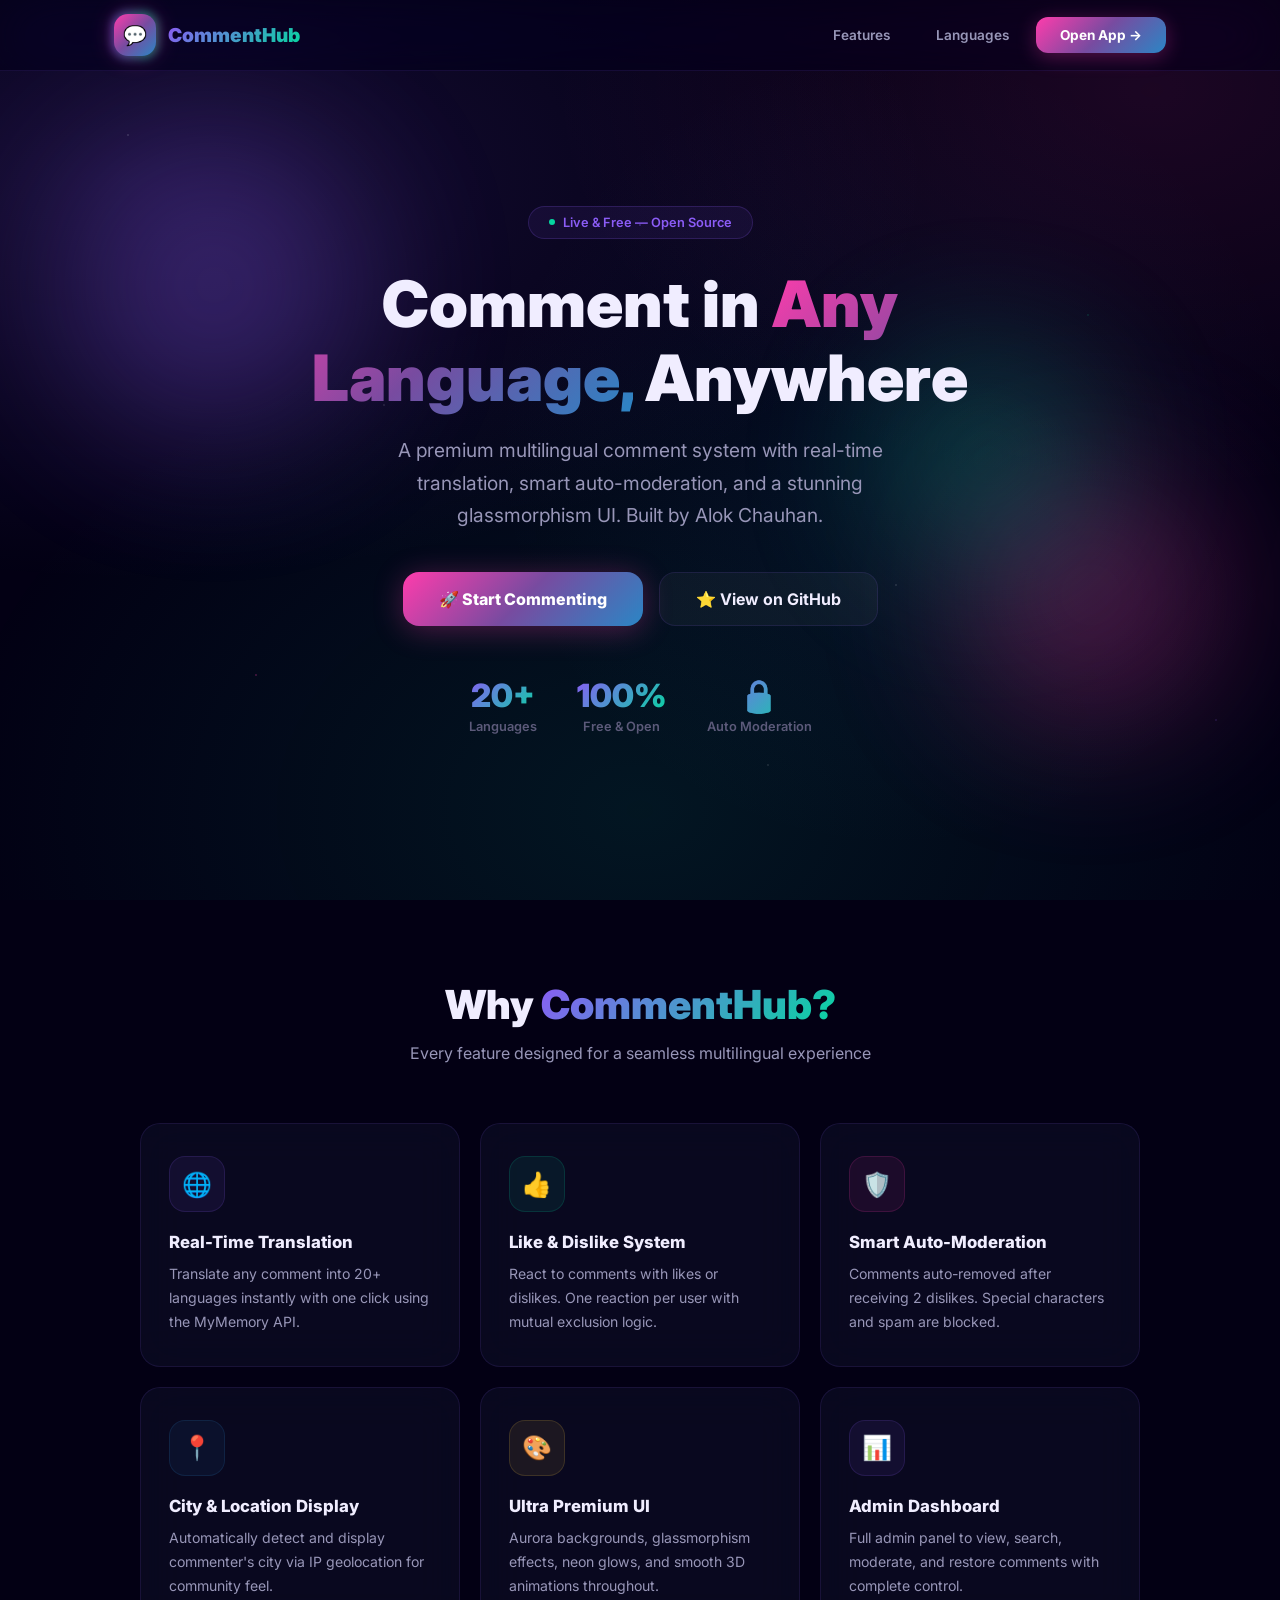
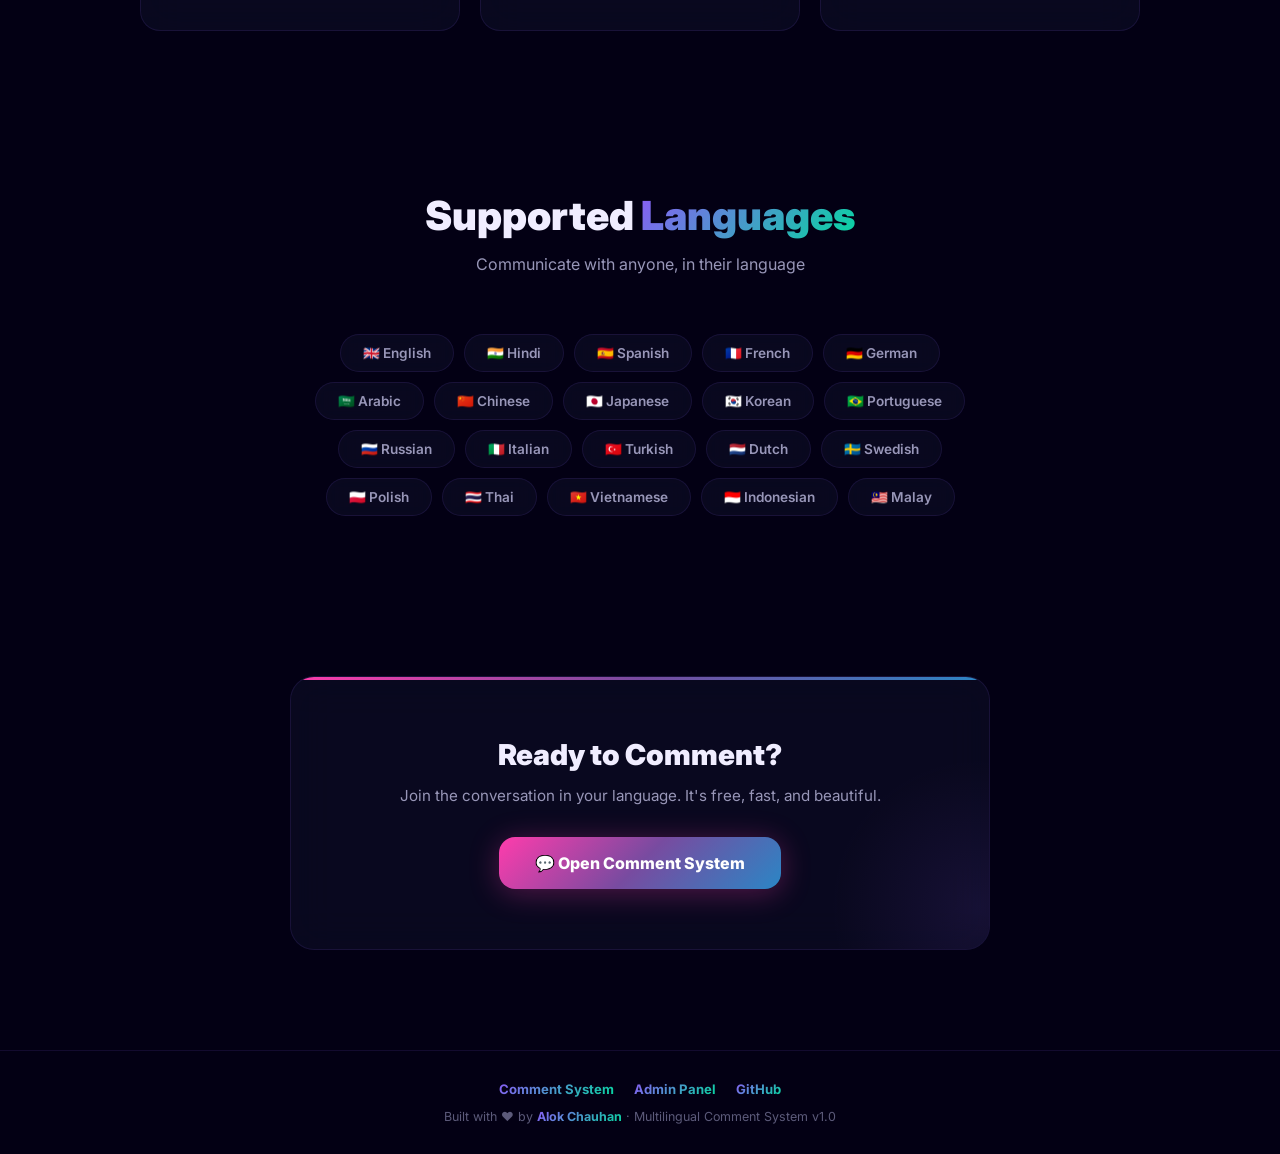
<file: index.html>
<!DOCTYPE html>
<html lang="en">
<head>
    <meta charset="UTF-8">
    <meta name="viewport" content="width=device-width, initial-scale=1.0">
    <meta name="description" content="Multilingual Comment System — Translate, Like, Moderate comments in 20+ languages with a premium glassmorphism UI.">
    <title>💬 Multilingual Comment System — Welcome</title>
    <link rel="icon" href="data:image/svg+xml,<svg xmlns='http://www.w3.org/2000/svg' viewBox='0 0 100 100'><text y='.9em' font-size='90'>💬</text></svg>">
    <link href="https://fonts.googleapis.com/css2?family=Inter:wght@300;400;500;600;700;800;900&display=swap" rel="stylesheet">
    <style>
        :root {
            --bg: #030014;
            --purple: #8B5CF6;
            --cyan: #06D6A0;
            --pink: #FF3CAC;
            --blue: #2B86C5;
            --gold: #F7C948;
            --text1: #F0EDFF;
            --text2: #9896B8;
            --text3: #5C5A7A;
            --card: rgba(15,15,40,0.55);
            --border: rgba(139,92,246,0.12);
            --g1: linear-gradient(135deg,#8B5CF6,#06D6A0);
            --g2: linear-gradient(135deg,#FF3CAC,#784BA0,#2B86C5);
            --g3: linear-gradient(90deg,#8B5CF6,#06D6A0,#FF3CAC,#2B86C5,#8B5CF6);
            --neon-purple: rgba(139,92,246,0.4);
            --neon-pink: rgba(255,60,172,0.3);
            --neon-cyan: rgba(6,214,160,0.3);
        }

        * { margin:0; padding:0; box-sizing:border-box; }

        body {
            font-family:'Inter',sans-serif;
            background:var(--bg);
            color:var(--text1);
            min-height:100vh;
            overflow-x:hidden;
        }

        /* Aurora Background */
        body::before {
            content:''; position:fixed; inset:0; z-index:0; pointer-events:none;
            background:
                radial-gradient(ellipse 800px 400px at 10% 20%,rgba(139,92,246,0.15),transparent),
                radial-gradient(ellipse 600px 400px at 90% 10%,rgba(255,60,172,0.1),transparent),
                radial-gradient(ellipse 700px 500px at 50% 90%,rgba(6,214,160,0.1),transparent),
                radial-gradient(ellipse 400px 400px at 70% 50%,rgba(43,134,197,0.08),transparent);
            animation: aurora 15s ease-in-out infinite alternate;
        }
        body::after {
            content:''; position:fixed; inset:0; z-index:0; pointer-events:none;
            background-image:
                radial-gradient(1px 1px at 10% 15%,rgba(255,255,255,0.4),transparent),
                radial-gradient(1px 1px at 30% 45%,rgba(255,255,255,0.3),transparent),
                radial-gradient(1.5px 1.5px at 50% 25%,rgba(139,92,246,0.5),transparent),
                radial-gradient(1px 1px at 70% 65%,rgba(255,255,255,0.35),transparent),
                radial-gradient(1px 1px at 85% 35%,rgba(6,214,160,0.4),transparent),
                radial-gradient(1.5px 1.5px at 20% 75%,rgba(255,60,172,0.4),transparent),
                radial-gradient(1px 1px at 60% 85%,rgba(255,255,255,0.3),transparent),
                radial-gradient(1px 1px at 95% 80%,rgba(139,92,246,0.45),transparent);
            animation: twinkle 4s ease-in-out infinite alternate;
        }
        @keyframes aurora {
            0%{filter:hue-rotate(0deg) brightness(1);transform:scale(1)}
            50%{filter:hue-rotate(15deg) brightness(1.1);transform:scale(1.03)}
            100%{filter:hue-rotate(-10deg) brightness(1);transform:scale(1)}
        }
        @keyframes twinkle { 0%{opacity:.6} 50%{opacity:1} 100%{opacity:.7} }

        /* Scrollbar */
        ::-webkit-scrollbar{width:4px}
        ::-webkit-scrollbar-track{background:transparent}
        ::-webkit-scrollbar-thumb{background:var(--purple);border-radius:10px}

        /* ===== NAV ===== */
        .nav {
            position:fixed; top:0; left:0; right:0; z-index:100;
            background:rgba(3,0,20,0.6);
            backdrop-filter:blur(30px) saturate(1.8);
            border-bottom:1px solid var(--border);
            padding:14px 0;
            transition: background 0.4s;
        }
        .nav-inner {
            max-width:1100px; margin:0 auto; padding:0 24px;
            display:flex; align-items:center; justify-content:space-between;
        }
        .nav-logo { display:flex; align-items:center; gap:12px; font-size:1.2rem; font-weight:900; text-decoration:none; }
        .nav-logo-icon {
            width:42px; height:42px; border-radius:14px;
            display:flex; align-items:center; justify-content:center; font-size:1.2rem;
            background:var(--g2);
            box-shadow:0 0 25px var(--neon-pink);
            position:relative;
        }
        .nav-logo-icon::after {
            content:''; position:absolute; inset:-3px; border-radius:16px;
            background:var(--g3); background-size:300% 300%;
            animation:borderSpin 4s linear infinite;
            z-index:-1; opacity:0.5; filter:blur(4px);
        }
        @keyframes borderSpin{0%{background-position:0% 50%}50%{background-position:100% 50%}100%{background-position:0% 50%}}
        .nav-logo span { background:var(--g1); -webkit-background-clip:text; -webkit-text-fill-color:transparent; background-clip:text; }
        .nav-links { display:flex; gap:8px; align-items:center; }
        .nav-link {
            color:var(--text2); text-decoration:none; font-size:0.85rem; font-weight:600;
            padding:8px 18px; border-radius:12px; transition:all 0.3s;
            border:1px solid transparent;
        }
        .nav-link:hover { color:var(--text1); border-color:var(--border); background:rgba(255,255,255,0.03); }
        .nav-cta {
            background:var(--g2); color:#fff; border:none;
            padding:10px 24px; border-radius:12px; font-family:inherit;
            font-size:0.85rem; font-weight:700; cursor:pointer;
            text-decoration:none; transition:all 0.3s;
            box-shadow:0 4px 20px var(--neon-pink);
        }
        .nav-cta:hover { transform:translateY(-2px); box-shadow:0 8px 30px var(--neon-pink); }

        /* ===== HERO ===== */
        .hero {
            min-height:100vh; display:flex; align-items:center; justify-content:center;
            text-align:center; padding:120px 24px 80px; position:relative; z-index:1;
        }
        .hero-content { max-width:720px; }
        .hero-badge {
            display:inline-flex; align-items:center; gap:8px;
            background:rgba(139,92,246,0.08); border:1px solid rgba(139,92,246,0.2);
            border-radius:50px; padding:8px 20px; font-size:0.8rem; color:var(--purple);
            font-weight:600; margin-bottom:28px;
            animation:fadeUp 0.8s ease forwards;
        }
        .hero-badge .dot { width:6px; height:6px; border-radius:50%; background:var(--cyan); animation:pulse 2s infinite; }
        @keyframes pulse { 0%,100%{opacity:1;transform:scale(1)} 50%{opacity:0.5;transform:scale(1.5)} }

        .hero h1 {
            font-size:clamp(2.2rem,6vw,4rem); font-weight:900; line-height:1.15;
            margin-bottom:20px; animation:fadeUp 0.8s 0.1s ease both;
        }
        .hero h1 .gradient { background:var(--g2); -webkit-background-clip:text; -webkit-text-fill-color:transparent; background-clip:text; }
        .hero p {
            font-size:clamp(1rem,2.5vw,1.2rem); color:var(--text2); line-height:1.7;
            max-width:560px; margin:0 auto 40px;
            animation:fadeUp 0.8s 0.2s ease both;
        }
        .hero-actions {
            display:flex; gap:16px; justify-content:center; flex-wrap:wrap;
            animation:fadeUp 0.8s 0.3s ease both;
        }
        .btn-primary {
            background:var(--g2); color:#fff; border:none;
            padding:16px 36px; border-radius:16px; font-family:inherit;
            font-size:1rem; font-weight:800; cursor:pointer;
            text-decoration:none; transition:all 0.4s;
            box-shadow:0 4px 30px var(--neon-pink);
            position:relative; overflow:hidden; display:inline-flex; align-items:center; gap:10px;
        }
        .btn-primary::before {
            content:''; position:absolute; top:0; left:-100%; width:100%; height:100%;
            background:linear-gradient(90deg,transparent,rgba(255,255,255,0.2),transparent);
            transition:left 0.7s;
        }
        .btn-primary:hover::before { left:100%; }
        .btn-primary:hover { transform:translateY(-4px) scale(1.02); box-shadow:0 12px 50px var(--neon-pink); }
        .btn-secondary {
            background:rgba(255,255,255,0.04); color:var(--text1); border:1px solid var(--border);
            padding:16px 36px; border-radius:16px; font-family:inherit;
            font-size:1rem; font-weight:700; cursor:pointer;
            text-decoration:none; transition:all 0.4s;
            display:inline-flex; align-items:center; gap:10px;
        }
        .btn-secondary:hover { border-color:rgba(139,92,246,0.3); background:rgba(139,92,246,0.06); transform:translateY(-3px); }

        /* Floating orbs */
        .orb {
            position:absolute; border-radius:50%; filter:blur(80px); opacity:0.3; z-index:-1;
            animation:orbFloat 8s ease-in-out infinite;
        }
        .orb-1 { width:300px; height:300px; background:var(--purple); top:15%; left:5%; animation-delay:0s; }
        .orb-2 { width:250px; height:250px; background:var(--pink); bottom:20%; right:5%; animation-delay:3s; }
        .orb-3 { width:200px; height:200px; background:var(--cyan); top:40%; right:15%; animation-delay:5s; }
        @keyframes orbFloat {
            0%,100%{transform:translate(0,0)} 33%{transform:translate(30px,-20px)} 66%{transform:translate(-20px,30px)}
        }

        @keyframes fadeUp {
            from{opacity:0;transform:translateY(30px)} to{opacity:1;transform:translateY(0)}
        }

        /* ===== FEATURES ===== */
        .features {
            padding:80px 24px 100px; position:relative; z-index:1;
        }
        .section-header {
            text-align:center; margin-bottom:60px;
        }
        .section-header h2 {
            font-size:clamp(1.8rem,4vw,2.5rem); font-weight:900; margin-bottom:14px;
        }
        .section-header h2 .gradient { background:var(--g1); -webkit-background-clip:text; -webkit-text-fill-color:transparent; background-clip:text; }
        .section-header p { color:var(--text2); font-size:1rem; max-width:500px; margin:0 auto; }

        .features-grid {
            display:grid; grid-template-columns:repeat(auto-fit,minmax(280px,1fr));
            gap:20px; max-width:1000px; margin:0 auto;
        }
        .feature-card {
            background:var(--card); backdrop-filter:blur(20px);
            border:1px solid var(--border); border-radius:20px;
            padding:32px 28px; transition:all 0.4s cubic-bezier(0.25,0.46,0.45,0.94);
            position:relative; overflow:hidden;
        }
        .feature-card::before {
            content:''; position:absolute; top:0; left:0; right:0; height:2px;
            background:var(--g2); opacity:0; transition:opacity 0.4s;
        }
        .feature-card:hover {
            border-color:rgba(139,92,246,0.25); transform:translateY(-6px);
            box-shadow:0 20px 60px rgba(0,0,0,0.4),0 0 40px rgba(139,92,246,0.06);
        }
        .feature-card:hover::before { opacity:1; }
        .feature-icon {
            width:56px; height:56px; border-radius:16px;
            display:flex; align-items:center; justify-content:center;
            font-size:1.5rem; margin-bottom:20px;
            background:rgba(139,92,246,0.08); border:1px solid rgba(139,92,246,0.15);
        }
        .feature-card:nth-child(2) .feature-icon { background:rgba(6,214,160,0.08); border-color:rgba(6,214,160,0.15); }
        .feature-card:nth-child(3) .feature-icon { background:rgba(255,60,172,0.08); border-color:rgba(255,60,172,0.15); }
        .feature-card:nth-child(4) .feature-icon { background:rgba(43,134,197,0.08); border-color:rgba(43,134,197,0.15); }
        .feature-card:nth-child(5) .feature-icon { background:rgba(247,201,72,0.08); border-color:rgba(247,201,72,0.15); }
        .feature-card:nth-child(6) .feature-icon { background:rgba(139,92,246,0.08); border-color:rgba(139,92,246,0.15); }
        .feature-card h3 { font-size:1.05rem; font-weight:800; margin-bottom:10px; }
        .feature-card p { font-size:0.88rem; color:var(--text2); line-height:1.7; }

        /* ===== LANGUAGES ===== */
        .languages {
            padding:60px 24px 100px; position:relative; z-index:1;
        }
        .lang-cloud {
            display:flex; flex-wrap:wrap; gap:10px; justify-content:center;
            max-width:700px; margin:0 auto;
        }
        .lang-tag {
            background:var(--card); backdrop-filter:blur(10px);
            border:1px solid var(--border); border-radius:50px;
            padding:10px 22px; font-size:0.85rem; color:var(--text2);
            font-weight:600; transition:all 0.3s; cursor:default;
        }
        .lang-tag:hover {
            border-color:rgba(139,92,246,0.3); color:var(--text1);
            transform:translateY(-3px); box-shadow:0 8px 24px rgba(0,0,0,0.3);
        }

        /* ===== CTA ===== */
        .cta {
            padding:60px 24px 100px; position:relative; z-index:1;
        }
        .cta-card {
            max-width:700px; margin:0 auto; text-align:center;
            background:var(--card); backdrop-filter:blur(20px);
            border:1px solid var(--border); border-radius:24px;
            padding:60px 40px; position:relative; overflow:hidden;
        }
        .cta-card::before {
            content:''; position:absolute; top:0; left:0; right:0; height:3px;
            background:var(--g2);
        }
        .cta-card::after {
            content:''; position:absolute; bottom:-40%; right:-20%;
            width:300px; height:300px; border-radius:50%;
            background:radial-gradient(circle,rgba(139,92,246,0.1),transparent 70%);
            pointer-events:none;
        }
        .cta-card h2 { font-size:1.8rem; font-weight:900; margin-bottom:14px; }
        .cta-card p { color:var(--text2); margin-bottom:32px; font-size:0.95rem; }

        /* ===== FOOTER ===== */
        .footer {
            text-align:center; padding:30px 24px; position:relative; z-index:1;
            border-top:1px solid var(--border); color:var(--text3); font-size:0.78rem;
        }
        .footer a {
            background:var(--g1); -webkit-background-clip:text; -webkit-text-fill-color:transparent;
            background-clip:text; text-decoration:none; font-weight:700;
        }
        .footer .links { display:flex; gap:20px; justify-content:center; margin-bottom:12px; }
        .footer .links a { font-size:0.82rem; }

        /* ===== STATS ROW ===== */
        .stats-row {
            display:flex; gap:40px; justify-content:center; flex-wrap:wrap;
            margin-top:50px; animation:fadeUp 0.8s 0.4s ease both;
        }
        .stat-item { text-align:center; }
        .stat-num {
            font-size:2rem; font-weight:900;
            background:var(--g1); -webkit-background-clip:text; -webkit-text-fill-color:transparent; background-clip:text;
        }
        .stat-label { font-size:0.8rem; color:var(--text3); margin-top:4px; font-weight:600; }

        /* ===== RESPONSIVE ===== */
        @media(max-width:640px) {
            .nav-links { gap:4px; }
            .nav-link { padding:6px 12px; font-size:0.78rem; }
            .nav-cta { padding:8px 16px; font-size:0.78rem; }
            .hero { padding:100px 16px 60px; }
            .btn-primary, .btn-secondary { padding:14px 28px; font-size:0.9rem; }
            .hero-actions { flex-direction:column; align-items:center; }
            .features-grid { grid-template-columns:1fr; }
            .cta-card { padding:40px 24px; }
            .stats-row { gap:24px; }
        }
    </style>
</head>
<body>
    <!-- Navigation -->
    <nav class="nav">
        <div class="nav-inner">
            <a href="#" class="nav-logo">
                <div class="nav-logo-icon">💬</div>
                <span>CommentHub</span>
            </a>
            <div class="nav-links">
                <a href="#features" class="nav-link">Features</a>
                <a href="#languages" class="nav-link">Languages</a>
                <a href="comments.html" class="nav-cta">Open App →</a>
            </div>
        </div>
    </nav>

    <!-- Hero -->
    <section class="hero">
        <div class="orb orb-1"></div>
        <div class="orb orb-2"></div>
        <div class="orb orb-3"></div>
        <div class="hero-content">
            <div class="hero-badge">
                <div class="dot"></div>
                Live & Free — Open Source
            </div>
            <h1>Comment in <span class="gradient">Any Language,</span> Anywhere</h1>
            <p>A premium multilingual comment system with real-time translation, smart auto-moderation, and a stunning glassmorphism UI. Built by Alok Chauhan.</p>
            <div class="hero-actions">
                <a href="comments.html" class="btn-primary">🚀 Start Commenting</a>
                <a href="https://github.com/Alok1401/commentingsection" target="_blank" class="btn-secondary">⭐ View on GitHub</a>
            </div>
            <div class="stats-row">
                <div class="stat-item">
                    <div class="stat-num">20+</div>
                    <div class="stat-label">Languages</div>
                </div>
                <div class="stat-item">
                    <div class="stat-num">100%</div>
                    <div class="stat-label">Free & Open</div>
                </div>
                <div class="stat-item">
                    <div class="stat-num">🔒</div>
                    <div class="stat-label">Auto Moderation</div>
                </div>
            </div>
        </div>
    </section>

    <!-- Features -->
    <section class="features" id="features">
        <div class="section-header">
            <h2>Why <span class="gradient">CommentHub?</span></h2>
            <p>Every feature designed for a seamless multilingual experience</p>
        </div>
        <div class="features-grid">
            <div class="feature-card">
                <div class="feature-icon">🌐</div>
                <h3>Real-Time Translation</h3>
                <p>Translate any comment into 20+ languages instantly with one click using the MyMemory API.</p>
            </div>
            <div class="feature-card">
                <div class="feature-icon">👍</div>
                <h3>Like & Dislike System</h3>
                <p>React to comments with likes or dislikes. One reaction per user with mutual exclusion logic.</p>
            </div>
            <div class="feature-card">
                <div class="feature-icon">🛡️</div>
                <h3>Smart Auto-Moderation</h3>
                <p>Comments auto-removed after receiving 2 dislikes. Special characters and spam are blocked.</p>
            </div>
            <div class="feature-card">
                <div class="feature-icon">📍</div>
                <h3>City & Location Display</h3>
                <p>Automatically detect and display commenter's city via IP geolocation for community feel.</p>
            </div>
            <div class="feature-card">
                <div class="feature-icon">🎨</div>
                <h3>Ultra Premium UI</h3>
                <p>Aurora backgrounds, glassmorphism effects, neon glows, and smooth 3D animations throughout.</p>
            </div>
            <div class="feature-card">
                <div class="feature-icon">📊</div>
                <h3>Admin Dashboard</h3>
                <p>Full admin panel to view, search, moderate, and restore comments with complete control.</p>
            </div>
        </div>
    </section>

    <!-- Languages -->
    <section class="languages" id="languages">
        <div class="section-header">
            <h2>Supported <span class="gradient">Languages</span></h2>
            <p>Communicate with anyone, in their language</p>
        </div>
        <div class="lang-cloud">
            <div class="lang-tag">🇬🇧 English</div>
            <div class="lang-tag">🇮🇳 Hindi</div>
            <div class="lang-tag">🇪🇸 Spanish</div>
            <div class="lang-tag">🇫🇷 French</div>
            <div class="lang-tag">🇩🇪 German</div>
            <div class="lang-tag">🇸🇦 Arabic</div>
            <div class="lang-tag">🇨🇳 Chinese</div>
            <div class="lang-tag">🇯🇵 Japanese</div>
            <div class="lang-tag">🇰🇷 Korean</div>
            <div class="lang-tag">🇧🇷 Portuguese</div>
            <div class="lang-tag">🇷🇺 Russian</div>
            <div class="lang-tag">🇮🇹 Italian</div>
            <div class="lang-tag">🇹🇷 Turkish</div>
            <div class="lang-tag">🇳🇱 Dutch</div>
            <div class="lang-tag">🇸🇪 Swedish</div>
            <div class="lang-tag">🇵🇱 Polish</div>
            <div class="lang-tag">🇹🇭 Thai</div>
            <div class="lang-tag">🇻🇳 Vietnamese</div>
            <div class="lang-tag">🇮🇩 Indonesian</div>
            <div class="lang-tag">🇲🇾 Malay</div>
        </div>
    </section>

    <!-- CTA -->
    <section class="cta">
        <div class="cta-card">
            <h2>Ready to <span class="gradient">Comment?</span></h2>
            <p>Join the conversation in your language. It's free, fast, and beautiful.</p>
            <a href="comments.html" class="btn-primary">💬 Open Comment System</a>
        </div>
    </section>

    <!-- Footer -->
    <footer class="footer">
        <div class="links">
            <a href="comments.html">Comment System</a>
            <a href="admin/index.html">Admin Panel</a>
            <a href="https://github.com/Alok1401/commentingsection" target="_blank">GitHub</a>
        </div>
        <p>Built with ❤️ by <a href="https://github.com/Alok1401">Alok Chauhan</a> · Multilingual Comment System v1.0</p>
    </footer>

    <script>
        // Smooth scroll for nav links
        document.querySelectorAll('a[href^="#"]').forEach(a => {
            a.addEventListener('click', e => {
                e.preventDefault();
                const target = document.querySelector(a.getAttribute('href'));
                if (target) target.scrollIntoView({ behavior:'smooth', block:'start' });
            });
        });

        // Scroll animation for feature cards
        const observer = new IntersectionObserver((entries) => {
            entries.forEach(entry => {
                if (entry.isIntersecting) {
                    entry.target.style.opacity = '1';
                    entry.target.style.transform = 'translateY(0)';
                }
            });
        }, { threshold: 0.1 });

        document.querySelectorAll('.feature-card, .lang-tag').forEach(el => {
            el.style.opacity = '0';
            el.style.transform = 'translateY(30px)';
            el.style.transition = 'all 0.6s cubic-bezier(0.25,0.46,0.45,0.94)';
            observer.observe(el);
        });

        // Stagger animation delays for feature cards
        document.querySelectorAll('.feature-card').forEach((card, i) => {
            card.style.transitionDelay = `${i * 0.08}s`;
        });
        document.querySelectorAll('.lang-tag').forEach((tag, i) => {
            tag.style.transitionDelay = `${i * 0.03}s`;
        });
    </script>
</body>
</html>
</file>
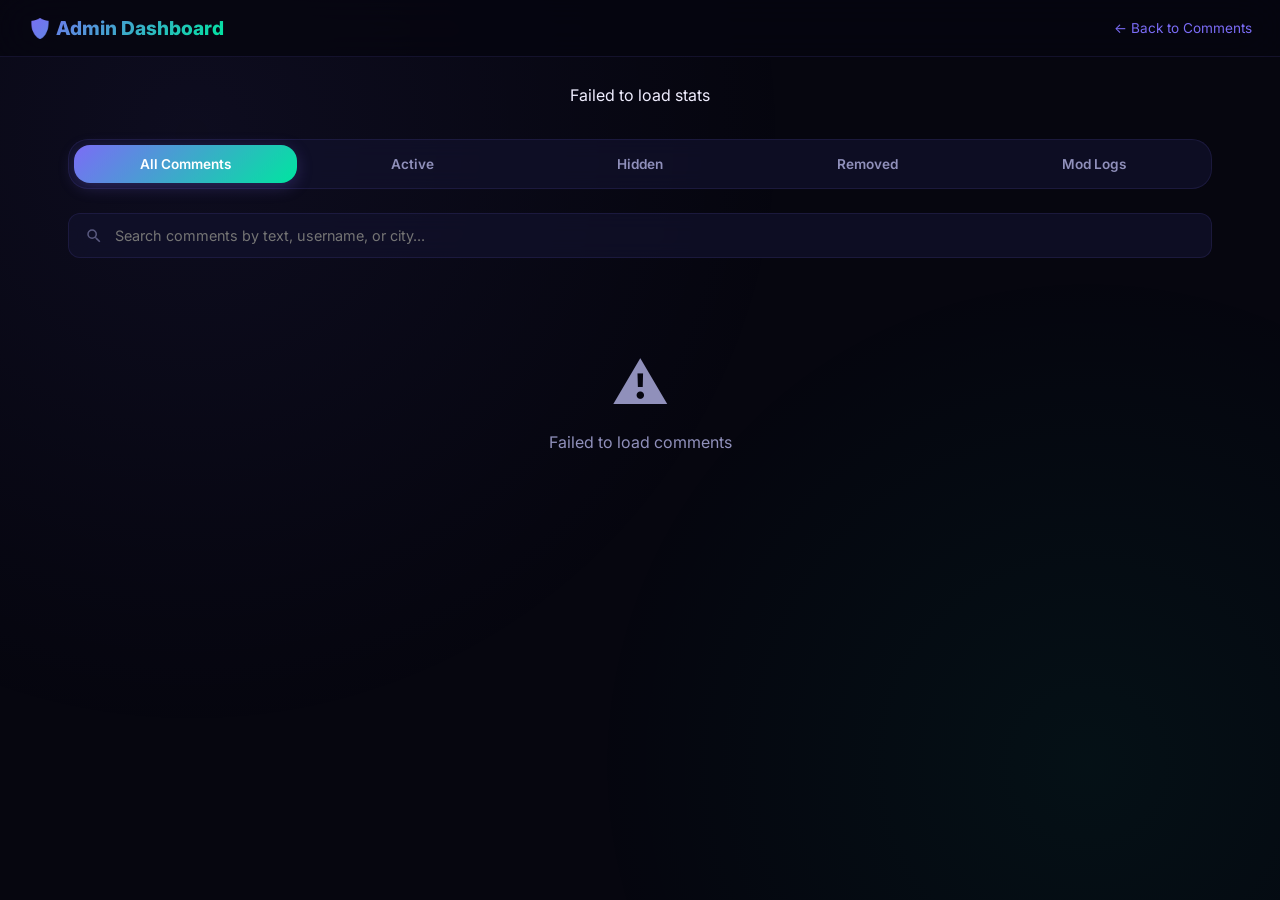
<file: admin/index.html>
<!DOCTYPE html>
<html lang="en">
<head>
    <meta charset="UTF-8">
    <meta name="viewport" content="width=device-width, initial-scale=1.0">
    <meta name="description" content="Admin Dashboard - Multilingual Comment System Moderation">
    <title>🛡️ Admin Dashboard — Comment System</title>
    <link rel="stylesheet" href="../assets/css/admin.css">
    <link rel="icon" href="data:image/svg+xml,<svg xmlns='http://www.w3.org/2000/svg' viewBox='0 0 100 100'><text y='.9em' font-size='90'>🛡️</text></svg>">
    <style>@keyframes spin{to{transform:rotate(360deg)}}.spinner{display:inline-block}</style>
</head>
<body>
    <header class="admin-header">
        <h1>🛡️ Admin Dashboard</h1>
        <a href="../index.html" class="back-link">← Back to Comments</a>
    </header>

    <div class="admin-layout">
        <!-- Stats -->
        <div class="stats-grid" id="statsGrid">
            <div class="stat-card"><div class="icon">⏳</div><div class="value">—</div><div class="label">Loading...</div></div>
        </div>

        <!-- Tabs -->
        <div class="tabs">
            <button class="tab active" data-tab="all" onclick="switchTab('all')">All Comments</button>
            <button class="tab" data-tab="active" onclick="switchTab('active')">Active</button>
            <button class="tab" data-tab="hidden" onclick="switchTab('hidden')">Hidden</button>
            <button class="tab" data-tab="removed" onclick="switchTab('removed')">Removed</button>
            <button class="tab" data-tab="logs" onclick="switchTab('logs')">Mod Logs</button>
        </div>

        <!-- Search -->
        <div id="commentsSection">
            <div class="search-bar">
                <input type="text" placeholder="Search comments by text, username, or city..." oninput="searchComments(this.value)">
            </div>
            <div id="commentsList">
                <div class="loading-admin">Loading comments...</div>
            </div>
        </div>

        <!-- Logs -->
        <div id="logsSection" style="display:none">
            <div id="logsList">
                <div class="loading-admin">Loading logs...</div>
            </div>
        </div>
    </div>

    <script src="../assets/js/admin.js"></script>
</body>
</html>
</file>
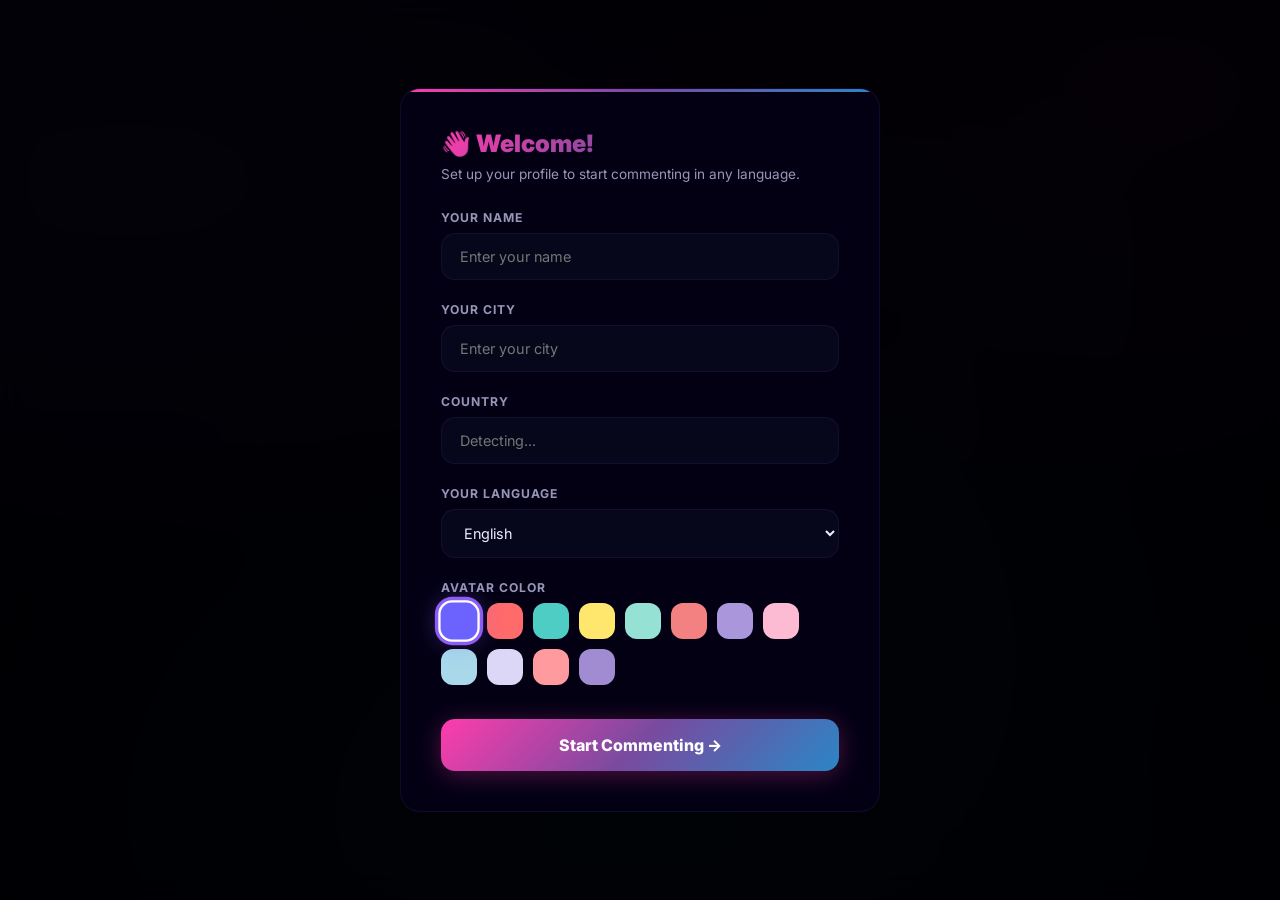
<file: comments.html>
<!DOCTYPE html>
<html lang="en">
<head>
    <meta charset="UTF-8">
    <meta name="viewport" content="width=device-width, initial-scale=1.0">
    <meta name="description" content="Multilingual Comment System with Translation, Likes/Dislikes, and Auto Moderation">
    <title>💬 Multilingual Comment System</title>
    <link rel="stylesheet" href="assets/css/style.css">
    <link rel="icon" href="data:image/svg+xml,<svg xmlns='http://www.w3.org/2000/svg' viewBox='0 0 100 100'><text y='.9em' font-size='90'>💬</text></svg>">
</head>
<body>
    <div id="app">
        <div class="loading-spinner" style="min-height:100vh;display:flex;align-items:center;justify-content:center">
            <div class="spinner"></div>
            <span>Loading Comment System...</span>
        </div>
    </div>
    <div class="toast-container" id="toastContainer"></div>
    <script src="assets/js/app.js"></script>
</body>
</html>
</file>
<file: assets/css/admin.css>
/* ===== ADMIN DASHBOARD v2.0 — PREMIUM ===== */
@import url('https://fonts.googleapis.com/css2?family=Inter:wght@300;400;500;600;700;800;900&display=swap');

:root {
  --bg-primary: #06060f;
  --bg-secondary: #0c0c1d;
  --bg-card: rgba(18, 18, 45, 0.7);
  --bg-input: rgba(15, 15, 40, 0.8);
  --accent: #7B6CF6;
  --accent2: #00E5A0;
  --accent3: #FF6B9D;
  --accent4: #00D4FF;
  --gradient1: linear-gradient(135deg, #7B6CF6, #00E5A0);
  --gradient2: linear-gradient(135deg, #FF6B9D, #7B6CF6);
  --glow1: rgba(123, 108, 246, 0.25);
  --text-primary: #F0EEFF;
  --text-secondary: #9090BB;
  --text-muted: #5A5A80;
  --border: rgba(123, 108, 246, 0.12);
  --border-hover: rgba(123, 108, 246, 0.3);
  --radius: 20px;
  --radius-sm: 12px;
  --transition: all 0.3s ease;
}

* { margin: 0; padding: 0; box-sizing: border-box; }
body {
  font-family: 'Inter', sans-serif;
  background: var(--bg-primary); color: var(--text-primary); min-height: 100vh;
}
body::before {
  content: ''; position: fixed; inset: 0;
  background:
    radial-gradient(ellipse 600px 600px at 15% 15%, rgba(123,108,246,0.07), transparent),
    radial-gradient(ellipse 500px 500px at 85% 85%, rgba(0,229,160,0.05), transparent);
  z-index: 0; pointer-events: none;
}
::-webkit-scrollbar { width: 5px; }
::-webkit-scrollbar-track { background: transparent; }
::-webkit-scrollbar-thumb { background: var(--accent); border-radius: 10px; }

.admin-header {
  background: rgba(6,6,15,0.8); backdrop-filter: blur(24px);
  border-bottom: 1px solid var(--border);
  padding: 16px 28px;
  display: flex; align-items: center; justify-content: space-between;
  position: sticky; top: 0; z-index: 100;
}
.admin-header h1 {
  font-size: 1.2rem; display: flex; align-items: center; gap: 10px;
  background: var(--gradient1); -webkit-background-clip: text; -webkit-text-fill-color: transparent; background-clip: text;
  font-weight: 800;
}
.admin-header .back-link {
  color: var(--accent); text-decoration: none; font-size: 0.85rem;
  transition: var(--transition);
}
.admin-header .back-link:hover { color: var(--accent2); }

.admin-layout { max-width: 1200px; margin: 0 auto; padding: 28px; position: relative; z-index: 1; }

/* Stats Grid */
.stats-grid { display: grid; grid-template-columns: repeat(auto-fit, minmax(200px, 1fr)); gap: 16px; margin-bottom: 34px; }

.stat-card {
  background: var(--bg-card); backdrop-filter: blur(16px);
  border: 1px solid var(--border); border-radius: var(--radius);
  padding: 24px; text-align: center;
  transition: var(--transition); position: relative; overflow: hidden;
}
.stat-card::before {
  content: ''; position: absolute; top: 0; left: 0; right: 0; height: 2px;
  background: var(--gradient1); opacity: 0; transition: opacity 0.3s;
}
.stat-card:hover { border-color: var(--border-hover); transform: translateY(-4px); }
.stat-card:hover::before { opacity: 1; }
.stat-card .icon { font-size: 2.2rem; margin-bottom: 10px; }
.stat-card .value {
  font-size: 2rem; font-weight: 900;
  background: var(--gradient1); -webkit-background-clip: text; -webkit-text-fill-color: transparent; background-clip: text;
}
.stat-card .label { font-size: 0.73rem; color: var(--text-secondary); margin-top: 6px; text-transform: uppercase; letter-spacing: 0.8px; font-weight: 600; }

/* Tabs */
.tabs {
  display: flex; gap: 4px; margin-bottom: 24px;
  background: var(--bg-card); border-radius: var(--radius);
  padding: 5px; border: 1px solid var(--border);
  backdrop-filter: blur(10px);
}
.tab {
  flex: 1; padding: 11px 16px; border: none; background: none;
  color: var(--text-secondary); font-family: inherit;
  font-size: 0.85rem; font-weight: 600; cursor: pointer;
  border-radius: 16px; transition: var(--transition); text-align: center;
}
.tab:hover { color: var(--text-primary); background: rgba(255,255,255,0.03); }
.tab.active { background: var(--gradient1); color: #fff; box-shadow: 0 4px 16px var(--glow1); }

/* Search */
.search-bar { margin-bottom: 22px; }
.search-bar input {
  width: 100%; background: var(--bg-card); backdrop-filter: blur(10px);
  border: 1px solid var(--border); border-radius: var(--radius-sm);
  padding: 13px 18px 13px 46px; color: var(--text-primary);
  font-family: inherit; font-size: 0.9rem; transition: var(--transition);
  background-image: url("data:image/svg+xml,%3Csvg xmlns='http://www.w3.org/2000/svg' width='18' height='18' fill='%235A5A80' viewBox='0 0 24 24'%3E%3Cpath d='M15.5 14h-.79l-.28-.27A6.47 6.47 0 0 0 16 9.5 6.5 6.5 0 1 0 9.5 16c1.61 0 3.09-.59 4.23-1.57l.27.28v.79l5 4.99L20.49 19l-4.99-5zm-6 0C7.01 14 5 11.99 5 9.5S7.01 5 9.5 5 14 7.01 14 9.5 11.99 14 9.5 14z'/%3E%3C/svg%3E");
  background-repeat: no-repeat; background-position: 16px center;
}
.search-bar input:focus { outline: none; border-color: var(--accent); box-shadow: 0 0 20px var(--glow1); }

/* Admin Comment Row */
.admin-comment {
  background: var(--bg-card); backdrop-filter: blur(10px);
  border: 1px solid var(--border); border-radius: var(--radius-sm);
  padding: 18px 22px; margin-bottom: 12px;
  display: flex; align-items: flex-start; gap: 14px;
  transition: var(--transition);
}
.admin-comment:hover { border-color: var(--border-hover); transform: translateX(4px); }

.admin-comment .avatar {
  width: 40px; height: 40px; border-radius: 12px;
  display: flex; align-items: center; justify-content: center;
  font-weight: 800; font-size: 0.9rem; color: #fff; flex-shrink: 0;
  box-shadow: 0 4px 12px rgba(0,0,0,0.3);
}
.admin-comment .content { flex: 1; min-width: 0; }
.admin-comment .meta { display: flex; align-items: center; gap: 8px; margin-bottom: 6px; flex-wrap: wrap; }
.admin-comment .name { font-weight: 700; font-size: 0.85rem; }
.admin-comment .location { font-size: 0.75rem; color: var(--text-secondary); }
.admin-comment .time { font-size: 0.7rem; color: var(--text-muted); }
.admin-comment .text { font-size: 0.85rem; line-height: 1.5; word-wrap: break-word; margin-bottom: 8px; }
.admin-comment .stats { display: flex; gap: 14px; font-size: 0.75rem; color: var(--text-secondary); }

.status-badge {
  display: inline-block; padding: 3px 10px; border-radius: 8px;
  font-size: 0.68rem; font-weight: 700; text-transform: uppercase; letter-spacing: 0.5px;
}
.status-badge.active { background: rgba(0,229,160,0.12); color: var(--accent2); }
.status-badge.hidden { background: rgba(255,217,61,0.12); color: #FFD93D; }
.status-badge.removed { background: rgba(255,107,157,0.12); color: var(--accent3); }

.admin-actions { display: flex; gap: 6px; flex-shrink: 0; }
.admin-btn {
  padding: 7px 14px; border-radius: 10px;
  border: 1px solid var(--border); background: none;
  color: var(--text-secondary); font-family: inherit;
  font-size: 0.75rem; cursor: pointer; transition: var(--transition); font-weight: 600;
}
.admin-btn:hover { border-color: var(--accent); color: var(--accent); background: rgba(123,108,246,0.06); }
.admin-btn.danger:hover { border-color: var(--accent3); color: var(--accent3); background: rgba(255,107,157,0.06); }
.admin-btn.restore:hover { border-color: var(--accent2); color: var(--accent2); background: rgba(0,229,160,0.06); }

/* Log Entry */
.log-entry {
  background: var(--bg-card); border: 1px solid var(--border);
  border-radius: var(--radius-sm); padding: 14px 20px;
  margin-bottom: 10px; display: flex; align-items: center; gap: 14px;
  font-size: 0.83rem; transition: var(--transition);
}
.log-entry:hover { border-color: var(--border-hover); }
.log-entry .icon { font-size: 1.3rem; }
.log-entry .details { flex: 1; }
.log-entry .action-type { font-weight: 700; text-transform: capitalize; }
.log-entry .reason { color: var(--text-secondary); font-size: 0.78rem; margin-top: 2px; }
.log-entry .timestamp { font-size: 0.72rem; color: var(--text-muted); white-space: nowrap; }

.empty-admin { text-align: center; padding: 70px 20px; color: var(--text-secondary); }
.empty-admin .emoji { font-size: 3.5rem; margin-bottom: 14px; }
.loading-admin { text-align: center; padding: 50px; color: var(--text-secondary); }

@keyframes spin { to { transform: rotate(360deg); } }

@media (max-width: 768px) {
  .admin-layout { padding: 16px; }
  .stats-grid { grid-template-columns: repeat(2, 1fr); }
  .admin-comment { flex-direction: column; }
  .admin-actions { align-self: flex-end; }
  .tabs { flex-wrap: wrap; }
}
</file>
<file: assets/css/style.css>
/* ===== MULTILINGUAL COMMENT SYSTEM v3.0 — ULTRA PREMIUM ===== */
@import url('https://fonts.googleapis.com/css2?family=Inter:wght@300;400;500;600;700;800;900&display=swap');

:root {
  --bg: #030014;
  --card: rgba(15,15,40,0.6);
  --card-hover: rgba(22,22,55,0.8);
  --input: rgba(10,10,30,0.7);
  --purple: #8B5CF6;
  --cyan: #06D6A0;
  --pink: #FF3CAC;
  --blue: #2B86C5;
  --gold: #F7C948;
  --neon-purple: rgba(139,92,246,0.4);
  --neon-cyan: rgba(6,214,160,0.3);
  --neon-pink: rgba(255,60,172,0.3);
  --g1: linear-gradient(135deg,#8B5CF6,#06D6A0);
  --g2: linear-gradient(135deg,#FF3CAC,#784BA0,#2B86C5);
  --g3: linear-gradient(90deg,#8B5CF6,#06D6A0,#FF3CAC,#2B86C5,#8B5CF6);
  --text1: #F0EDFF;
  --text2: #9896B8;
  --text3: #5C5A7A;
  --border: rgba(139,92,246,0.1);
  --r: 20px;
  --rs: 14px;
  --t: all 0.4s cubic-bezier(0.25,0.46,0.45,0.94);
}

*{margin:0;padding:0;box-sizing:border-box}

body{font-family:'Inter',sans-serif;background:var(--bg);color:var(--text1);min-height:100vh;overflow-x:hidden}

/* ===== AURORA + STARS BACKGROUND ===== */
body::before{
  content:'';position:fixed;inset:0;z-index:0;pointer-events:none;
  background:
    radial-gradient(ellipse 800px 400px at 10% 20%,rgba(139,92,246,0.12),transparent),
    radial-gradient(ellipse 600px 400px at 90% 10%,rgba(255,60,172,0.08),transparent),
    radial-gradient(ellipse 700px 500px at 50% 90%,rgba(6,214,160,0.08),transparent),
    radial-gradient(ellipse 400px 400px at 70% 50%,rgba(43,134,197,0.06),transparent);
  animation:aurora 15s ease-in-out infinite alternate;
}
body::after{
  content:'';position:fixed;inset:0;z-index:0;pointer-events:none;
  background-image:
    radial-gradient(1px 1px at 10% 15%,rgba(255,255,255,0.4),transparent),
    radial-gradient(1px 1px at 30% 45%,rgba(255,255,255,0.3),transparent),
    radial-gradient(1.5px 1.5px at 50% 25%,rgba(139,92,246,0.5),transparent),
    radial-gradient(1px 1px at 70% 65%,rgba(255,255,255,0.35),transparent),
    radial-gradient(1px 1px at 85% 35%,rgba(6,214,160,0.4),transparent),
    radial-gradient(1.5px 1.5px at 20% 75%,rgba(255,60,172,0.4),transparent),
    radial-gradient(1px 1px at 60% 85%,rgba(255,255,255,0.3),transparent),
    radial-gradient(1px 1px at 40% 5%,rgba(255,255,255,0.4),transparent),
    radial-gradient(1px 1px at 95% 80%,rgba(139,92,246,0.45),transparent),
    radial-gradient(1px 1px at 5% 55%,rgba(255,255,255,0.25),transparent);
  animation:twinkle 4s ease-in-out infinite alternate;
}
@keyframes aurora{
  0%{filter:hue-rotate(0deg) brightness(1);transform:scale(1)}
  50%{filter:hue-rotate(15deg) brightness(1.1);transform:scale(1.03)}
  100%{filter:hue-rotate(-10deg) brightness(1);transform:scale(1)}
}
@keyframes twinkle{0%{opacity:.6}50%{opacity:1}100%{opacity:.7}}

::-webkit-scrollbar{width:4px}
::-webkit-scrollbar-track{background:transparent}
::-webkit-scrollbar-thumb{background:var(--purple);border-radius:10px}

/* ===== HEADER ===== */
.app-header{
  position:sticky;top:0;z-index:100;
  background:rgba(3,0,20,0.7);
  backdrop-filter:blur(30px) saturate(1.8);
  border-bottom:1px solid var(--border);
  padding:12px 0;
}
.header-inner{max-width:840px;margin:0 auto;padding:0 20px;display:flex;align-items:center;justify-content:space-between}

.logo{display:flex;align-items:center;gap:12px;font-size:1.35rem;font-weight:900}
.logo-icon{
  width:46px;height:46px;border-radius:16px;
  display:flex;align-items:center;justify-content:center;font-size:1.3rem;
  background:var(--g2);
  box-shadow:0 0 30px var(--neon-pink),0 0 60px rgba(139,92,246,0.15);
  animation:iconFloat 4s ease-in-out infinite;
  position:relative;
}
.logo-icon::after{
  content:'';position:absolute;inset:-3px;border-radius:18px;
  background:var(--g3);background-size:300% 300%;
  animation:borderSpin 4s linear infinite;
  z-index:-1;opacity:0.5;filter:blur(4px);
}
@keyframes iconFloat{0%,100%{transform:translateY(0) rotate(0deg)}50%{transform:translateY(-3px) rotate(2deg)}}
@keyframes borderSpin{0%{background-position:0% 50%}50%{background-position:100% 50%}100%{background-position:0% 50%}}

.logo span{background:var(--g1);-webkit-background-clip:text;-webkit-text-fill-color:transparent;background-clip:text}

.lang-selector{position:relative}
.lang-selector select{
  appearance:none;background:var(--card);backdrop-filter:blur(10px);
  color:var(--text1);border:1px solid var(--border);
  padding:9px 38px 9px 14px;border-radius:var(--rs);
  font-family:inherit;font-size:0.85rem;cursor:pointer;transition:var(--t);
}
.lang-selector select:hover{border-color:rgba(139,92,246,0.3)}
.lang-selector select:focus{outline:none;border-color:var(--purple);box-shadow:0 0 25px var(--neon-purple)}
.lang-selector::after{content:'🌐';position:absolute;right:10px;top:50%;transform:translateY(-50%);pointer-events:none}

/* ===== CONTAINER ===== */
.container{max-width:840px;margin:0 auto;padding:28px 20px 60px;position:relative;z-index:1}

/* ===== USER BAR ===== */
.user-bar{
  display:flex;align-items:center;gap:16px;
  background:var(--card);backdrop-filter:blur(20px);
  border:1px solid var(--border);border-radius:var(--r);
  padding:20px 24px;margin-bottom:28px;
  transition:var(--t);position:relative;overflow:hidden;
}
.user-bar::before{
  content:'';position:absolute;top:0;left:0;right:0;height:2px;
  background:var(--g2);opacity:0;transition:opacity 0.4s;
}
.user-bar:hover{border-color:rgba(139,92,246,0.25);transform:translateY(-2px);box-shadow:0 10px 40px rgba(0,0,0,0.3)}
.user-bar:hover::before{opacity:1}

.user-bar .avatar{
  width:50px;height:50px;border-radius:16px;
  display:flex;align-items:center;justify-content:center;
  font-weight:900;font-size:1.1rem;color:#fff;flex-shrink:0;
  box-shadow:0 4px 20px rgba(0,0,0,0.4);
  transition:var(--t);
}
.user-bar:hover .avatar{transform:scale(1.08) rotate(3deg)}
.user-bar .user-info{flex:1}
.user-bar .user-name{font-weight:700;font-size:0.95rem}
.user-bar .user-location{font-size:0.78rem;color:var(--text2);margin-top:3px}

.user-bar .edit-btn{
  background:transparent;border:1px solid var(--border);
  color:var(--text2);padding:8px 18px;border-radius:var(--rs);
  cursor:pointer;font-size:0.8rem;transition:var(--t);font-family:inherit;font-weight:600;
}
.user-bar .edit-btn:hover{border-color:var(--purple);color:var(--purple);box-shadow:0 0 20px var(--neon-purple);background:rgba(139,92,246,0.05)}

/* ===== COMPOSER ===== */
.composer{
  background:var(--card);backdrop-filter:blur(20px);
  border:1px solid var(--border);border-radius:var(--r);
  padding:26px;margin-bottom:36px;transition:var(--t);
  position:relative;overflow:hidden;
}
.composer::before{
  content:'';position:absolute;inset:-1px;border-radius:var(--r);
  background:var(--g3);background-size:400% 400%;
  animation:borderSpin 6s linear infinite;
  z-index:-1;opacity:0;transition:opacity 0.5s;
}
.composer:focus-within{border-color:transparent}
.composer:focus-within::before{opacity:0.3}
.composer::after{
  content:'';position:absolute;inset:1px;border-radius:calc(var(--r) - 1px);
  background:rgba(3,0,20,0.95);z-index:-1;
}

.composer-header{display:flex;align-items:center;justify-content:space-between;margin-bottom:16px}
.composer-header h3{font-size:1.05rem;font-weight:800;background:var(--g1);-webkit-background-clip:text;-webkit-text-fill-color:transparent;background-clip:text}

.char-counter{font-size:0.75rem;color:var(--text3);transition:var(--t);font-weight:600}
.char-counter.warning{color:var(--gold)}
.char-counter.danger{color:var(--pink)}

.composer textarea{
  width:100%;min-height:120px;background:var(--input);
  border:1px solid var(--border);border-radius:var(--rs);
  padding:16px 18px;color:var(--text1);font-family:inherit;
  font-size:0.92rem;line-height:1.7;resize:vertical;transition:var(--t);
}
.composer textarea:focus{outline:none;border-color:var(--purple);box-shadow:0 0 30px var(--neon-purple),inset 0 0 20px rgba(139,92,246,0.03)}
.composer textarea::placeholder{color:var(--text3)}

.composer-footer{display:flex;align-items:center;justify-content:space-between;margin-top:18px;gap:12px}
.composer-lang{display:flex;align-items:center;gap:8px;font-size:0.8rem;color:var(--text2)}
.composer-lang select{background:var(--input);color:var(--text1);border:1px solid var(--border);padding:8px 12px;border-radius:var(--rs);font-family:inherit;font-size:0.8rem;cursor:pointer}

.btn-post{
  background:var(--g2);color:#fff;border:none;
  padding:13px 32px;border-radius:var(--rs);
  font-family:inherit;font-size:0.92rem;font-weight:800;
  cursor:pointer;transition:var(--t);
  display:flex;align-items:center;gap:8px;
  box-shadow:0 4px 25px var(--neon-pink);
  position:relative;overflow:hidden;
}
.btn-post::before{
  content:'';position:absolute;top:0;left:-100%;width:100%;height:100%;
  background:linear-gradient(90deg,transparent,rgba(255,255,255,0.2),transparent);
  transition:left 0.7s;
}
.btn-post:hover::before{left:100%}
.btn-post:hover{transform:translateY(-3px) scale(1.02);box-shadow:0 8px 40px var(--neon-pink),0 0 60px rgba(255,60,172,0.15)}
.btn-post:active{transform:scale(0.97)}
.btn-post:disabled{opacity:0.4;cursor:not-allowed;transform:none}

/* ===== STATS ===== */
.stats-bar{display:flex;gap:12px;margin-bottom:24px;flex-wrap:wrap}
.stat-pill{
  background:var(--card);backdrop-filter:blur(10px);
  border:1px solid var(--border);border-radius:50px;
  padding:9px 20px;font-size:0.8rem;color:var(--text2);
  display:flex;align-items:center;gap:7px;transition:var(--t);
}
.stat-pill:hover{border-color:rgba(139,92,246,0.25);transform:translateY(-2px);box-shadow:0 4px 16px rgba(0,0,0,0.2)}
.stat-pill .count{font-weight:900;background:var(--g1);-webkit-background-clip:text;-webkit-text-fill-color:transparent;background-clip:text}

/* ===== COMMENT CARD ===== */
.comment-card{
  background:var(--card);backdrop-filter:blur(20px);
  border:1px solid var(--border);border-radius:var(--r);
  padding:24px;margin-bottom:16px;
  transition:var(--t);
  animation:cardReveal 0.6s cubic-bezier(0.34,1.56,0.64,1) forwards;
  opacity:0;position:relative;overflow:hidden;
}
.comment-card::before{
  content:'';position:absolute;top:0;left:0;width:3px;height:0;
  background:var(--g1);transition:height 0.4s cubic-bezier(0.34,1.56,0.64,1);border-radius:0 2px 2px 0;
}
.comment-card:hover{
  border-color:rgba(139,92,246,0.2);
  background:var(--card-hover);
  transform:translateY(-4px) scale(1.005);
  box-shadow:0 20px 60px rgba(0,0,0,0.3),0 0 40px rgba(139,92,246,0.05);
}
.comment-card:hover::before{height:100%}

@keyframes cardReveal{
  from{opacity:0;transform:translateY(30px) rotateX(5deg) scale(0.96)}
  to{opacity:1;transform:translateY(0) rotateX(0) scale(1)}
}

.comment-header{display:flex;align-items:center;gap:14px;margin-bottom:16px}
.comment-avatar{
  width:48px;height:48px;border-radius:16px;
  display:flex;align-items:center;justify-content:center;
  font-weight:900;font-size:1rem;color:#fff;flex-shrink:0;
  box-shadow:0 4px 20px rgba(0,0,0,0.4);transition:var(--t);
}
.comment-card:hover .comment-avatar{transform:scale(1.1) rotate(-3deg);box-shadow:0 6px 24px rgba(0,0,0,0.5)}
.comment-meta{flex:1}
.comment-username{font-weight:700;font-size:0.93rem}
.comment-location{font-size:0.75rem;color:var(--text2);margin-top:3px}
.comment-time{font-size:0.72rem;color:var(--text3);white-space:nowrap}

.comment-body{font-size:0.93rem;line-height:1.8;margin-bottom:16px;word-wrap:break-word}

.comment-translation{
  background:rgba(139,92,246,0.05);border:1px solid rgba(139,92,246,0.1);
  border-radius:var(--rs);padding:16px 20px;margin-bottom:14px;
  font-size:0.88rem;line-height:1.7;display:none;
}
.comment-translation.show{display:block;animation:cardReveal 0.3s ease}
.comment-translation .label{
  font-size:0.72rem;font-weight:800;
  background:var(--g1);-webkit-background-clip:text;-webkit-text-fill-color:transparent;background-clip:text;
  text-transform:uppercase;letter-spacing:0.8px;margin-bottom:8px;
}

/* ===== TRANSLATE PICKER ===== */
.translate-picker{
  display:flex;align-items:center;gap:10px;margin-bottom:14px;padding:14px 18px;
  background:rgba(139,92,246,0.04);border:1px solid rgba(139,92,246,0.1);
  border-radius:var(--rs);animation:cardReveal 0.25s ease;
}
.translate-select{
  flex:1;background:var(--input);color:var(--text1);border:1px solid var(--border);
  padding:9px 14px;border-radius:var(--rs);font-family:inherit;font-size:0.82rem;cursor:pointer;
}
.translate-select:focus{outline:none;border-color:var(--purple)}
.btn-translate-go{
  background:var(--g1);color:#fff;border:none;padding:9px 22px;
  border-radius:var(--rs);font-family:inherit;font-size:0.82rem;font-weight:700;
  cursor:pointer;transition:var(--t);white-space:nowrap;
  box-shadow:0 2px 16px var(--neon-purple);
}
.btn-translate-go:hover{transform:translateY(-2px);box-shadow:0 6px 24px var(--neon-purple)}

/* ===== ACTIONS ===== */
.comment-actions{display:flex;align-items:center;gap:6px;flex-wrap:wrap}

.action-btn{
  background:none;border:1px solid transparent;color:var(--text3);
  padding:8px 14px;border-radius:var(--rs);font-family:inherit;font-size:0.8rem;
  cursor:pointer;transition:var(--t);display:flex;align-items:center;gap:6px;
  position:relative;overflow:hidden;font-weight:600;
}
.action-btn:hover{background:rgba(255,255,255,0.03);color:var(--text2);border-color:var(--border)}

.action-btn.translate-btn:hover,.action-btn.translate-btn.active{color:var(--purple);border-color:rgba(139,92,246,0.2);background:rgba(139,92,246,0.06)}

.action-btn.like-btn:hover,.action-btn.like-btn.active{color:var(--cyan);border-color:rgba(6,214,160,0.2)}
.action-btn.like-btn.active{background:rgba(6,214,160,0.06);box-shadow:0 0 16px var(--neon-cyan)}
.action-btn.like-btn:active{animation:popBounce 0.4s ease}

.action-btn.dislike-btn:hover,.action-btn.dislike-btn.active{color:var(--pink);border-color:rgba(255,60,172,0.2)}
.action-btn.dislike-btn.active{background:rgba(255,60,172,0.06);box-shadow:0 0 16px var(--neon-pink)}

@keyframes popBounce{0%{transform:scale(1)}30%{transform:scale(1.3)}60%{transform:scale(0.9)}100%{transform:scale(1)}}

.action-btn .emoji{font-size:1.1rem;transition:transform 0.3s cubic-bezier(0.34,1.56,0.64,1)}
.action-btn:hover .emoji{transform:scale(1.25)}
.action-separator{width:1px;height:24px;background:var(--border);margin:0 4px}

/* ===== LOADING/EMPTY ===== */
.loading-spinner{display:flex;flex-direction:column;align-items:center;justify-content:center;padding:80px 20px;color:var(--text2);gap:20px}
.spinner{
  width:40px;height:40px;border:3px solid var(--border);border-top-color:var(--purple);
  border-radius:50%;animation:spin 0.7s linear infinite;
  box-shadow:0 0 20px var(--neon-purple);
}
@keyframes spin{to{transform:rotate(360deg)}}
.empty-state{text-align:center;padding:80px 20px;color:var(--text2)}
.empty-state .emoji{font-size:4rem;margin-bottom:20px;animation:emojiBob 3s ease-in-out infinite}
@keyframes emojiBob{0%,100%{transform:translateY(0) scale(1)}50%{transform:translateY(-12px) scale(1.05)}}
.empty-state p{font-size:0.9rem}

/* ===== TOAST ===== */
.toast-container{position:fixed;top:20px;right:20px;z-index:9999;display:flex;flex-direction:column;gap:10px}
.toast{
  background:rgba(15,15,40,0.92);backdrop-filter:blur(24px);
  border:1px solid var(--border);border-radius:var(--rs);
  padding:14px 24px;color:var(--text1);font-size:0.85rem;
  box-shadow:0 10px 40px rgba(0,0,0,0.5);
  display:flex;align-items:center;gap:10px;
  animation:toastPop 0.5s cubic-bezier(0.34,1.56,0.64,1);max-width:400px;
}
.toast.success{border-left:3px solid var(--cyan);box-shadow:0 10px 40px rgba(0,0,0,0.5),0 0 20px var(--neon-cyan)}
.toast.error{border-left:3px solid var(--pink);box-shadow:0 10px 40px rgba(0,0,0,0.5),0 0 20px var(--neon-pink)}
.toast.warning{border-left:3px solid var(--gold)}
.toast.info{border-left:3px solid var(--blue)}
@keyframes toastPop{from{opacity:0;transform:translateX(80px) scale(0.8)}to{opacity:1;transform:translateX(0) scale(1)}}

/* ===== MODAL ===== */
.modal-overlay{
  position:fixed;inset:0;background:rgba(0,0,0,0.8);
  backdrop-filter:blur(16px);z-index:1000;
  display:flex;align-items:center;justify-content:center;padding:20px;
  animation:fadeIn 0.3s ease;
}
@keyframes fadeIn{from{opacity:0}to{opacity:1}}

.modal{
  background:var(--bg);border:1px solid var(--border);
  border-radius:var(--r);padding:40px;width:100%;max-width:480px;
  animation:modalSpring 0.6s cubic-bezier(0.34,1.56,0.64,1);
  position:relative;overflow:hidden;
}
.modal::before{
  content:'';position:absolute;top:0;left:0;right:0;height:3px;
  background:var(--g2);
}
.modal::after{
  content:'';position:absolute;top:-50%;right:-50%;width:200px;height:200px;
  border-radius:50%;background:radial-gradient(circle,rgba(139,92,246,0.1),transparent 70%);
  animation:modalGlow 5s ease-in-out infinite;pointer-events:none;
}
@keyframes modalSpring{from{opacity:0;transform:scale(0.8) translateY(40px) rotateX(10deg)}to{opacity:1;transform:scale(1) translateY(0) rotateX(0)}}
@keyframes modalGlow{0%,100%{transform:translate(0,0)}50%{transform:translate(-30px,30px)}}

.modal h2{font-size:1.5rem;font-weight:900;margin-bottom:8px;background:var(--g2);-webkit-background-clip:text;-webkit-text-fill-color:transparent;background-clip:text}
.modal p{color:var(--text2);font-size:0.85rem;margin-bottom:28px}

.form-group{margin-bottom:22px}
.form-group label{display:block;font-size:0.76rem;font-weight:700;color:var(--text2);margin-bottom:8px;text-transform:uppercase;letter-spacing:1px}
.form-group input,.form-group select{
  width:100%;background:var(--input);border:1px solid var(--border);
  border-radius:var(--rs);padding:14px 18px;color:var(--text1);
  font-family:inherit;font-size:0.9rem;transition:var(--t);
}
.form-group input:focus,.form-group select:focus{outline:none;border-color:var(--purple);box-shadow:0 0 30px var(--neon-purple)}

.color-picker-row{display:flex;gap:10px;flex-wrap:wrap}
.color-dot{
  width:36px;height:36px;border-radius:12px;cursor:pointer;
  border:2px solid transparent;transition:var(--t);
}
.color-dot:hover{transform:scale(1.25) rotate(8deg)}
.color-dot.active{border-color:#fff;box-shadow:0 0 0 3px var(--purple),0 0 20px var(--neon-purple);transform:scale(1.15)}

.btn-save{
  width:100%;background:var(--g2);color:#fff;border:none;
  padding:16px;border-radius:var(--rs);font-family:inherit;font-size:1rem;font-weight:800;
  cursor:pointer;transition:var(--t);margin-top:12px;
  box-shadow:0 4px 25px var(--neon-pink);position:relative;overflow:hidden;
}
.btn-save::before{
  content:'';position:absolute;top:0;left:-100%;width:100%;height:100%;
  background:linear-gradient(90deg,transparent,rgba(255,255,255,0.2),transparent);
  transition:left 0.7s;
}
.btn-save:hover::before{left:100%}
.btn-save:hover{transform:translateY(-3px);box-shadow:0 8px 40px var(--neon-pink)}

/* ===== FOOTER ===== */
.app-footer{text-align:center;padding:30px 20px;color:var(--text3);font-size:0.75rem;border-top:1px solid var(--border);margin-top:50px}
.app-footer a{background:var(--g1);-webkit-background-clip:text;-webkit-text-fill-color:transparent;background-clip:text;text-decoration:none;font-weight:700}

/* ===== RESPONSIVE ===== */
@media(max-width:640px){
  .container{padding:16px 12px 40px}
  .comment-card{padding:18px}
  .composer{padding:20px}
  .composer-footer{flex-direction:column;align-items:stretch}
  .btn-post{justify-content:center}
  .header-inner{flex-direction:column;gap:10px}
  .action-btn{padding:6px 10px;font-size:0.75rem}
  .translate-picker{flex-direction:column}
}
</file>
